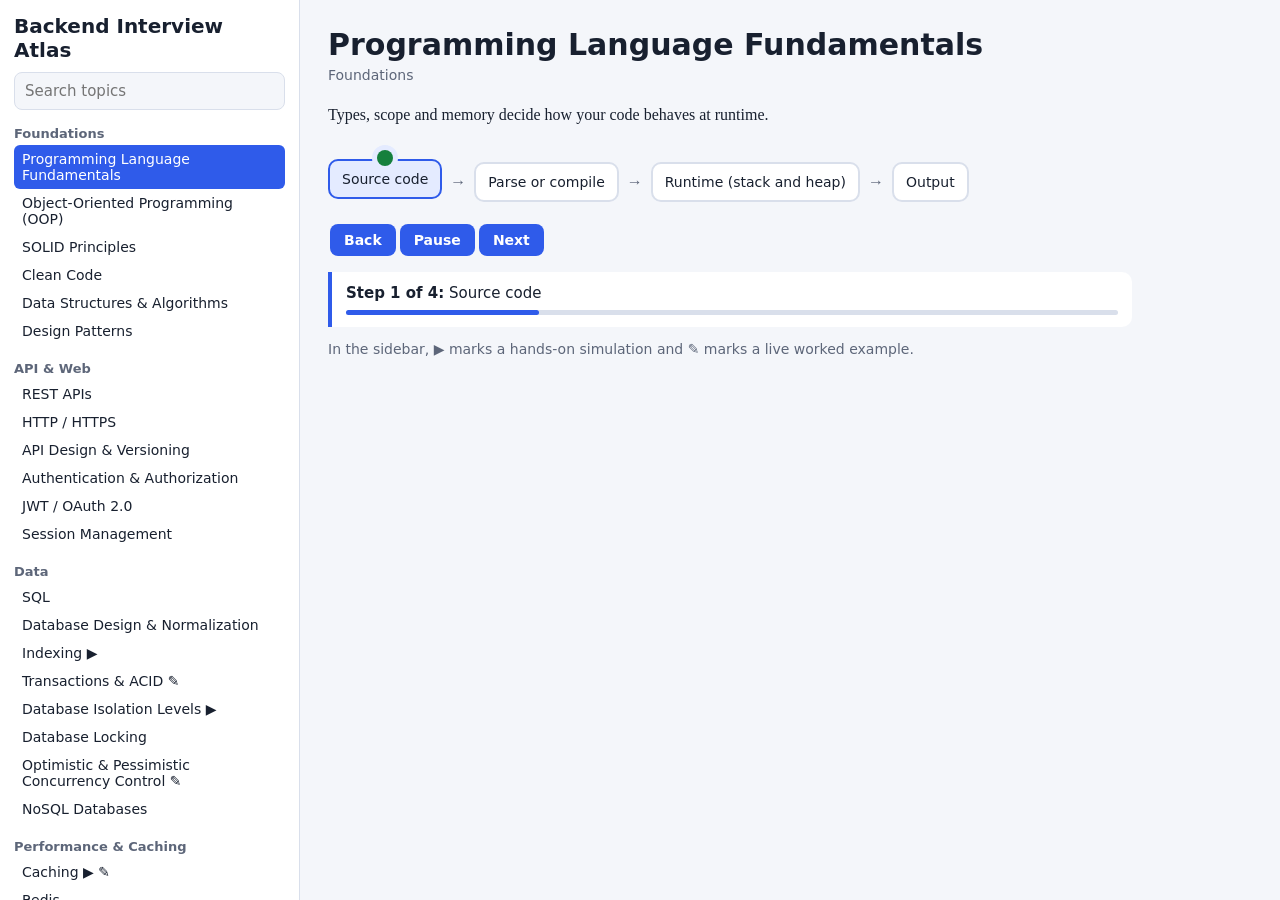
<file: reference/Backend_Interview_Atlas.html>
<!doctype html><html lang="en"><head><meta charset="utf-8"><meta name="viewport" content="width=device-width, initial-scale=1, viewport-fit=cover"><title>Backend Interview Atlas</title>
<style>
:root{--bg:#f4f6fa;--card:#fff;--tx:#18202f;--mu:#5d6679;--ac:#2f5bea;--ok:#15803d;--bad:#c62828;--wn:#b45309;--bd:#d9dfeb;--hl:#e4ebff;color-scheme:light;box-sizing:border-box;padding-top:env(safe-area-inset-top,0px);padding-bottom:env(safe-area-inset-bottom,0px)}
@media(prefers-color-scheme:dark){:root:not([data-theme=light]){--bg:#0e131f;--card:#172033;--tx:#e6eaf5;--mu:#98a3bb;--ac:#7c9bff;--ok:#4ade80;--bad:#f87171;--wn:#fbbf24;--bd:#2a3550;--hl:#1f2d57;color-scheme:dark}}
:root[data-theme=dark]{--bg:#0e131f;--card:#172033;--tx:#e6eaf5;--mu:#98a3bb;--ac:#7c9bff;--ok:#4ade80;--bad:#f87171;--wn:#fbbf24;--bd:#2a3550;--hl:#1f2d57;color-scheme:dark}
*{box-sizing:border-box}body{margin:0;background:var(--bg);color:var(--tx);font:16px/1.55 Georgia,'Times New Roman',serif}
.app{display:grid;grid-template-columns:300px 1fr;min-height:100vh}
aside{border-right:1px solid var(--bd);background:var(--card);padding:14px;max-height:100vh;overflow:auto;position:sticky;top:0}
aside h1{font:700 20px/1.2 system-ui,sans-serif;margin:0 0 10px}
input[type=search]{width:100%;padding:9px 10px;border:1px solid var(--bd);border-radius:8px;background:var(--bg);color:var(--tx);font:15px system-ui}
.cat{font:700 13px system-ui;color:var(--mu);margin:16px 0 4px}
.it{display:block;width:100%;text-align:left;background:none;border:0;color:var(--tx);padding:6px 8px;border-radius:6px;cursor:pointer;font:14px system-ui}
.it:hover{background:var(--hl)}.it.on{background:var(--ac);color:#fff}
main{padding:28px;max-width:860px;width:100%}
h2{font:700 30px/1.15 system-ui,sans-serif;margin:0}small{color:var(--mu);font:14px system-ui}
.flow{display:flex;flex-wrap:wrap;align-items:center;gap:8px;margin:18px 0}
.st{padding:10px 12px;border:2px solid var(--bd);border-radius:10px;background:var(--card);font:14px system-ui;transition:.3s}
.st.on{border-color:var(--ac);background:var(--hl);transform:translateY(-3px)}
.ar{color:var(--mu)}
button.b,.sim button{background:var(--ac);color:#fff;border:0;border-radius:8px;padding:8px 14px;font:600 14px system-ui;cursor:pointer;margin:4px 2px}
.sim{border:1px solid var(--bd);background:var(--card);border-radius:12px;padding:16px;margin-top:20px;font:15px system-ui}
.sim select,.sim input{font:14px system-ui}
.badge{display:inline-block;color:#fff;padding:4px 12px;border-radius:99px;margin:8px 0;font:700 14px system-ui}
.log{max-height:160px;overflow:auto;font-size:14px}.log div{padding:2px 0;border-bottom:1px dashed var(--bd)}
.tok{display:flex;gap:8px;margin:10px 0;min-height:28px;align-items:center}
.tok i,.tok u{width:24px;height:24px;border-radius:50%;display:inline-block}.tok i{background:var(--ac)}.tok u{border:2px dashed var(--mu)}
.chip{padding:6px 14px;border:2px solid var(--ac);border-radius:8px;background:var(--hl)}
.bar{display:inline-block;height:12px;background:var(--ac);border-radius:6px;vertical-align:middle;transition:.3s}
.note{color:var(--mu);font:14px system-ui;margin-top:14px}.flow{position:relative;padding-top:16px}.pk{position:absolute;width:16px;height:16px;border-radius:50%;background:var(--ok);box-shadow:0 0 0 5px var(--hl);transition:left .6s,top .6s;z-index:2;pointer-events:none}.cap{margin:12px 0;padding:12px 14px;border-left:4px solid var(--ac);background:var(--card);border-radius:0 10px 10px 0;font:15px system-ui}.pg{height:5px;background:var(--bd);border-radius:3px;margin-top:8px}.pg i{display:block;height:100%;background:var(--ac);border-radius:3px;transition:.5s}.grid{display:grid;grid-template-columns:repeat(8,1fr);gap:4px;margin:12px 0}.grid span{padding:4px;text-align:center;border:1px solid var(--bd);border-radius:6px;font-size:13px}.grid .v{background:var(--hl);border-color:var(--ac)}.grid .f{background:var(--ok);color:#fff}.term{background:#0b1020;color:#d7e0ff;font:13px/1.7 ui-monospace,Menlo,monospace;border-radius:10px;padding:12px;margin:10px 0;min-height:64px}.term div{animation:fi .4s}.term .bad{color:#ff8a8a}.term .ok{color:#7ee0a0}.term .dim{color:#8e9ac2}@keyframes fi{from{opacity:0;transform:translateX(-6px)}}@media(prefers-reduced-motion:reduce){.term div{animation:none}}
@media(max-width:760px){.app{display:block}aside{position:static;max-height:260px;border-right:0;border-bottom:1px solid var(--bd)}main{padding:18px}}
</style></head><body><div class="app"><aside><h1>Backend Interview Atlas</h1><input type="search" id="q" placeholder="Search topics"><div id="nav"></div></aside><main id="m"></main></div>
<script>
const D=`Foundations
Programming Language Fundamentals|Types, scope and memory decide how your code behaves at runtime.|Source code>Parse or compile>Runtime (stack and heap)>Output
Object-Oriented Programming (OOP)|Model software as objects that bundle state and behaviour.|Class>Object>Encapsulation>Inheritance and polymorphism
SOLID Principles|Five rules that keep classes easy to change.|Single responsibility>Open/closed>Liskov substitution>Interface segregation>Dependency inversion
Clean Code|Readable code is cheaper to maintain than clever code.|Name things well>Keep functions small>Remove duplication>Refactor under tests
Data Structures & Algorithms|Pick the structure that makes your key operation cheap.|Define the problem>Choose a structure>Write the algorithm>Check Big-O
Design Patterns|Named, reusable answers to recurring design problems.|Spot the problem>Pick a pattern (Factory, Observer)>Apply>Review trade-offs
API & Web
REST APIs|Resources live at URLs and are changed with HTTP verbs.|Client>GET/POST/PUT/DELETE /users/1>Server>JSON and status code
HTTP / HTTPS|A request/response protocol; HTTPS wraps it in TLS.|TCP connect>TLS handshake>Request>Response
API Design & Versioning|Stable contracts let clients upgrade on their own schedule.|Design the contract>Publish /v1>Ship breaking changes as /v2>Deprecate v1
Authentication & Authorization|AuthN proves who you are; AuthZ decides what you may do.|Login>Verify identity>Check permissions>Allow or deny
JWT / OAuth 2.0|Signed tokens and delegated access without sharing passwords.|User approves app>Auth server issues token>App calls API>API verifies signature
Session Management|The server remembers a logged-in user between requests.|Login>Create session ID>Store in cookie>Look up on each request
Data
SQL|Declarative queries: you say what you want, the engine picks how.|Parse>Plan>Execute>Return rows
Database Design & Normalization|Store each fact once to avoid update anomalies.|Find entities>Make tables>Normalize (1NF to 3NF)>Add foreign keys
Indexing|A B-tree finds rows without scanning the whole table.|Query WHERE id=42>Walk B-tree (3-4 hops)>Get row pointer>Fetch row
Transactions & ACID|All-or-nothing changes that keep data valid.|BEGIN>Make changes>COMMIT or ROLLBACK>Flushed to disk (durable)
Database Isolation Levels|How much concurrent transactions may see of each other.|Read uncommitted>Read committed>Repeatable read>Serializable
Database Locking|Locks stop two writers from corrupting one row.|Tx A locks row>Tx B waits>A commits>B proceeds
Optimistic & Pessimistic Concurrency Control|Lock up front, or detect conflicts at write time.|Read row and version>Edit>UPDATE WHERE version unchanged>Retry if 0 rows updated
NoSQL Databases|Trade rigid schema for flexible models and horizontal scale.|Pick model (document, key-value, column, graph)>Partition by key>Write>Replicate
Performance & Caching
Caching|Keep hot data close so you skip the slow source.|Request>Check cache>Miss: read DB and store>Hit: return fast
Redis|An in-memory store with rich data types and TTLs.|App>GET key>Found in RAM>Return in under 1 ms
Connection Pooling|Reuse open connections instead of reconnecting each time.|Borrow connection>Run query>Return to pool>Next request reuses it
Database Query Optimization|Read the plan, then fix scans, joins and missing indexes.|Run EXPLAIN>Spot full scan>Add index or rewrite>Re-measure
Performance Optimization|Measure first, then fix the biggest bottleneck.|Profile>Find hotspot>Fix one thing>Measure again
Concurrency & Messaging
Multithreading & Concurrency|Many tasks in progress at once; shared state needs care.|Spawn threads>Share memory>Lock critical section>Join
Asynchronous Programming|One thread switches tasks while others wait on I/O.|Start I/O>Yield to event loop>Run other tasks>Resume on completion
Message Queues|Producers and consumers are decoupled by a buffer.|Producer>Queue>Consumer pulls>Ack and delete
Kafka / RabbitMQ|Kafka keeps a replayable log; RabbitMQ routes messages to queues.|Producer>Topic partition or exchange>Consumer group or queue>Offset or ack
Event-Driven Architecture|Services react to facts that happened instead of being called.|Order placed event>Broker>Billing and stock react>Emit new events
Architecture
Microservices|Small services, each owning its data and deploy cycle.|Split by domain>Own database each>Talk over APIs or events>Deploy independently
Monolith vs Microservices|One deployable is simple; many scale teams but add network cost.|Start monolith>Find hot or team-boundary modules>Extract>Pay for ops complexity
Service-to-Service Communication|Sync calls are simple; async events are loosely coupled.|Service A>REST or gRPC (sync) or broker (async)>Service B>Reply or event
API Gateway|A single front door for routing, auth and limits.|Client>Gateway (auth, limit)>Route to service>Aggregate response
Reverse Proxy|Sits in front of servers to terminate TLS, cache and route.|Client>Proxy (Nginx)>Pick backend>Return response
Load Balancing|Spread traffic so no server is overloaded.|Request>Balancer picks server>Server handles>Unhealthy servers skipped
Rate Limiting|Cap requests per client to protect the service.|Request>Check bucket>Allowed: spend token>Empty: 429
Idempotency|Repeating a request gives the same result as doing it once.|Client sends Idempotency-Key>Server stores result>Retry arrives>Return stored result
Pagination|Return big result sets in pages.|Request page 1>Server returns items and cursor>Client sends cursor>Next page
Resilience
Retry Strategies & Exponential Backoff|Wait longer after each failure, with jitter, to avoid retry storms.|Call fails>Wait 1s>Wait 2s>Wait 4s then give up
Circuit Breaker Pattern|Stop calling a failing dependency so it can recover.|Closed>Failures pile up>Open (fail fast)>Half-open probe
Error Handling|Fail clearly, log context and never swallow errors.|Catch>Classify (retryable or not)>Log with context>Return clear error
Fault Tolerance|The system keeps working when parts break.|Redundant parts>Detect failure>Fail over>Continue serving
Health Checks|Probes tell the platform which instances to trust.|Probe /health>Healthy: keep traffic>Unhealthy: remove>Restart
Scalability|Handle more load by adding capacity.|Load grows>Scale up or out>Balance traffic>Find the next bottleneck
High Availability|Remove single points of failure to stay up.|Run 2+ nodes>Spread across zones>Detect failure>Auto failover
Distributed Systems
Distributed Transactions|One business action spanning several services or databases.|Start action>Update service A>Update service B>All succeed or undo
Saga Pattern|A chain of local transactions with compensating undo steps.|Reserve stock>Charge card>Fails: refund>Release stock
Two-Phase Commit (2PC)|A coordinator gets every node to agree before commit.|Prepare: ask all>All vote yes>Commit: tell all>Any no: abort
CAP Theorem|During a network partition, pick consistency or availability.|Partition happens>Choose C: refuse requests>Or choose A: serve stale data>Heal
Consistency Models|Rules for what readers see after a write.|Write>Replicate>Strong: read sees it now>Eventual: read sees it later
Database Replication|Copy data to other nodes for reads and failover.|Write to primary>Ship log>Replicas apply>Reads served by replicas
Database Sharding & Partitioning|Split data across nodes by a shard key.|Pick shard key>Hash key>Route to shard>Query only that shard
Distributed Systems Fundamentals|Networks fail, clocks drift, nodes crash.|Nodes talk over network>Messages delay or drop>Detect failures>Agree on state
Infrastructure
Docker|Package an app with its dependencies into a container.|Dockerfile>Build image>Run container>Isolated process
Kubernetes Basics|Schedules containers across machines and keeps them healthy.|Declare desired state>Scheduler places pods>Controller heals>Service routes traffic
CI/CD|Automate build, test and deploy on every change.|Push code>Build and test>Package>Deploy
Git|Distributed history built from commits and branches.|Edit>git add>git commit>git push and merge
Linux Fundamentals|Processes, files, permissions and the shell.|Shell command>Process starts>Reads files (permissions)>Output to terminal
Cloud Fundamentals|Rent compute, storage and managed services on demand.|Pick region>Provision compute>Attach storage and network>Pay per use
Networking
Networking Fundamentals|Layers move data from app to wire and back.|App data>Transport segments>IP packets>Link frames
DNS|Turns names into IP addresses.|Browser asks resolver>Root>TLD>Authoritative returns IP
TCP/IP|Reliable ordered delivery over unreliable packets.|SYN>SYN-ACK>ACK>Data with acknowledgements
WebSockets|One persistent two-way connection for live updates.|HTTP upgrade request>101 Switching Protocols>Open socket>Both sides push messages
Observability
Logging|Timestamped records of what happened.|Event occurs>Write structured log>Ship to store>Search
Monitoring|Watch health and alert when something looks wrong.|Collect signals>Compare to thresholds>Alert>Respond
Metrics|Numeric time series such as latency and error rate.|Instrument code>Scrape or push>Store series>Dashboard
Distributed Tracing|Follow one request across many services.|Create trace ID>Pass in headers>Each service adds a span>View waterfall
Observability|Ask new questions about the system from its outputs.|Logs>Metrics>Traces>Find the root cause
Security
Security Best Practices|Least privilege, validated input, layered defences.|Validate input>Authenticate>Authorize least privilege>Log and patch
OWASP Top 10|The most common web risks: injection, broken access control and more.|Review list>Map to your app>Test (injection, access)>Fix and retest
Secrets Management|Keep keys out of code and rotate them.|Store in vault>App fetches at runtime>Short-lived access>Rotate
Testing
Testing|Automated checks give confidence to change code.|Write tests>Run in CI>Fail fast>Fix
Unit Testing|Test one function in isolation.|Arrange>Act>Assert>Mock dependencies
Integration Testing|Test components working together.|Start real DB or service>Call through the layers>Assert results>Tear down
API Testing|Verify endpoints, status codes and payloads.|Send request>Check status>Check JSON schema>Check auth rules
Load & Performance Testing|See how the system behaves under heavy traffic.|Define traffic>Ramp users>Watch latency and errors>Find the breaking point`;
const T=[];let c='';D.split('\n').forEach(l=>{if(l.includes('|')){const[n,d,s]=l.split('|');T.push({c,n,d,s:s.split('>')})}else c=l});
const S={};const $=(e,s)=>e.querySelector(s);
S['Circuit Breaker Pattern']=el=>{let st='CLOSED',f=0,tm;el.innerHTML=`<div class=sim><b>Try it.</b> Downstream failure rate <input type=range id=r min=0 max=100 value=100> <span id=rv>100</span>%<br><button id=b>Send request</button><br><span id=bs class=badge></span><div id=lg class=log></div></div>`;
const add=m=>$(el,'#lg').insertAdjacentHTML('afterbegin','<div>'+m+'</div>');
const dr=()=>{const b=$(el,'#bs');b.textContent=st+' (failures: '+f+')';b.style.background=st=='CLOSED'?'var(--ok)':st=='OPEN'?'var(--bad)':'var(--wn)'};
$(el,'#r').oninput=e=>$(el,'#rv').textContent=e.target.value;
$(el,'#b').onclick=()=>{let m;if(st=='OPEN')m='⛔ Rejected instantly: circuit is open';else if(Math.random()*100<$(el,'#r').value){f++;m='❌ Downstream failed';if(st=='HALF-OPEN'||f>=3){st='OPEN';m+=', circuit opens for 5s';clearTimeout(tm);tm=setTimeout(()=>{st='HALF-OPEN';dr();add('⏳ Half-open: next request is a probe')},5000)}}else{m='✅ Success';f=0;if(st=='HALF-OPEN'){st='CLOSED';m+=', circuit closes'}}add(m);dr()};dr()};
S['Rate Limiting']=el=>{let t=5;el.innerHTML=`<div class=sim><b>Token bucket.</b> Capacity 5, refills 1 token per second.<div id=tk class=tok></div><button id=b>Send request</button> <span id=m></span></div>`;
const dr=()=>$(el,'#tk').innerHTML='<i></i>'.repeat(t)+'<u></u>'.repeat(5-t);dr();clearInterval(window.rl);
window.rl=setInterval(()=>{if(!el.isConnected)return clearInterval(window.rl);if(t<5){t++;dr()}},1000);
$(el,'#b').onclick=()=>{$(el,'#m').textContent=t>0?'✅ 200 OK':'🚫 429 Too Many Requests';if(t>0)t--;dr()}};
S['Caching']=el=>{let c=[],h=0,m=0;el.innerHTML=`<div class=sim><b>LRU cache, size 3.</b> Request a key:<br>${[...'ABCDE'].map(k=>`<button data-k=${k}>${k}</button>`).join('')}<div id=cc class=tok></div><div id=ms></div></div>`;
const dr=x=>{$(el,'#cc').innerHTML=c.map(k=>`<b class=chip>${k}</b>`).join('')||'empty';$(el,'#ms').textContent=x+' | hits '+h+', misses '+m};dr('Cache is empty');
el.querySelectorAll('[data-k]').forEach(b=>b.onclick=()=>{const k=b.dataset.k;let x;if(c.includes(k)){h++;c=c.filter(z=>z!=k);x='HIT: '+k+' served from cache'}else{m++;x='MISS: read '+k+' from the database';if(c.length==3)x+=', evicted '+c.pop()}c.unshift(k);dr(x)})};
S['Load Balancing']=el=>{let n=[0,0,0],rr=0;el.innerHTML=`<div class=sim><b>Algorithm</b> <select id=a><option>Round robin</option><option>Least connections</option></select> <button id=b>Send request (held 4s)</button><div id=sv></div></div>`;
const dr=()=>$(el,'#sv').innerHTML=n.map((v,i)=>`<div>Server ${i+1} <span class=bar style="width:${v*36}px"></span> ${v}</div>`).join('');dr();
$(el,'#b').onclick=()=>{const i=$(el,'#a').value=='Round robin'?rr++%3:n.indexOf(Math.min(...n));n[i]++;dr();setTimeout(()=>{n[i]--;dr()},4000)}};
S['Retry Strategies & Exponential Backoff']=el=>{el.innerHTML=`<div class=sim><b>Failure rate</b> <input type=range id=r value=70> <button id=b>Call API</button><div id=o></div></div>`;
$(el,'#b').onclick=()=>{let o='',d=1;for(let a=1;a<=5;a++){const f=Math.random()*100<$(el,'#r').value;o+=`<div>Attempt ${a}: ${f?'❌ failed':'✅ success'}</div>`;if(!f)break;if(a<5){o+=`<div style="color:var(--mu)">wait ${d}s plus ${(Math.random()*d).toFixed(1)}s jitter</div>`;d*=2}else o+='<div>Gave up after 5 attempts</div>'}$(el,'#o').innerHTML=o}};
S['Database Isolation Levels']=el=>{el.innerHTML=`<div class=sim><b>Isolation level</b> <select id=a><option>READ UNCOMMITTED</option><option selected>READ COMMITTED</option><option>REPEATABLE READ</option><option>SERIALIZABLE</option></select> <button id=b>Next step</button><button id=z>Reset</button><div id=lg class=log></div></div>`;let k=0;const L=()=>$(el,'#a').selectedIndex;
const st=[()=>'Tx A and Tx B both BEGIN. balance = 100',()=>'Tx A: SELECT balance → 100',()=>'Tx B: UPDATE balance = 200 (not committed yet)',()=>'Tx A: SELECT balance → '+(L()==0?'200 ⚠ dirty read: B has not committed':'100 ✅'),()=>'Tx B: COMMIT',()=>'Tx A: SELECT balance again → '+(L()<2?'200 ⚠ non-repeatable read: value changed inside one transaction':'100 ✅ same snapshot as before')];
$(el,'#b').onclick=()=>{$(el,'#lg').insertAdjacentHTML('beforeend','<div>'+(k<st.length?st[k++]():'Done. Change the level and press Reset to compare.')+'</div>')};$(el,'#z').onclick=()=>{k=0;$(el,'#lg').innerHTML=''}};
S['Indexing']=el=>{const V=Array.from({length:32},(_,i)=>(i+1)*5);el.innerHTML=`<div class=sim><b>Find id</b> <select id=t>${[15,80,155].map(v=>`<option>${v}</option>`).join('')}</select> <button id=s>Full table scan</button><button id=x>Use index (binary search, like a B-tree)</button><div class=grid>${V.map(v=>`<span>${v}</span>`).join('')}</div><div id=o></div></div>`;const cs=[...el.querySelectorAll('.grid span')];let iv;
const run=(q,ms)=>{clearInterval(iv);cs.forEach(c=>c.className='');const T=+$(el,'#t').value;let n=0;iv=setInterval(()=>{if(n>=q.length)return clearInterval(iv);const j=q[n++];cs[j].className=V[j]==T?'f':'v';$(el,'#o').textContent='Rows examined: '+n},ms)};
$(el,'#s').onclick=()=>{const T=+$(el,'#t').value;run(V.slice(0,V.indexOf(T)+1).map((_,i)=>i),110)};
$(el,'#x').onclick=()=>{const T=+$(el,'#t').value;let lo=0,hi=31,q=[];while(lo<=hi){const d=(lo+hi)>>1;q.push(d);if(V[d]==T)break;if(V[d]<T)lo=d+1;else hi=d-1}run(q,500)}};
S['Saga Pattern']=el=>{el.innerHTML=`<div class=sim><b>Order saga</b> <label><input type=checkbox id=f> make payment fail</label> <button id=b>Run saga</button><div id=lg class=log></div></div>`;
$(el,'#b').onclick=()=>{const fail=$(el,'#f').checked,lg=$(el,'#lg');lg.innerHTML='';const s=['📦 Reserve stock ✅',fail?'💳 Charge card ❌ payment failed':'💳 Charge card ✅',...(fail?['↩ Compensate: release reserved stock ✅','🛑 Order cancelled, data consistent again']:['🚚 Create shipment ✅','🎉 Order complete'])];s.forEach((x,i)=>setTimeout(()=>lg.insertAdjacentHTML('beforeend','<div>'+x+'</div>'),i*700))}};
S['CAP Theorem']=el=>{let v=[1,1,1],n=1;el.innerHTML=`<div class=sim><b>Mode</b> <select id=a><option>CP (consistent)</option><option>AP (available)</option></select> <label><input type=checkbox id=p> network partition (Node 3 cut off)</label><br><button id=w>Write new value on Node 1</button><button id=r>Read from Node 3</button><div id=nd class=tok></div><div id=o></div></div>`;
const P=()=>$(el,'#p').checked,cp=()=>$(el,'#a').selectedIndex==0,o=x=>$(el,'#o').textContent=x;
const dr=()=>$(el,'#nd').innerHTML=v.map((x,i)=>`<b class=chip style="${i==2&&P()?'opacity:.5;border-style:dashed':''}">Node ${i+1}: v${x}</b>`).join('');dr();
$(el,'#p').onchange=()=>{if(!P())v[2]=v[0];dr()};
$(el,'#w').onclick=()=>{if(P()&&cp())return o('❌ Write rejected: cannot reach all replicas (consistency kept, availability lost)');n++;v[0]=v[1]=n;if(!P())v[2]=n;dr();o(P()?'✅ Written to Nodes 1 and 2; Node 3 stays stale until the partition heals':'✅ Replicated to all nodes')};
$(el,'#r').onclick=()=>o(P()&&cp()?'❌ Node 3 refuses to answer: it might be stale':'✅ Node 3 returns v'+v[2]+(v[2]<n?' ⚠ stale':' (up to date)'))};
S['Kafka / RabbitMQ']=el=>{el.innerHTML=`<div class=sim><b>Consumers in group</b> <input type=range id=c min=1 max=4 value=1> <span id=cv>1</span><div id=o></div><button id=b>Produce 6 messages</button><div id=lg class=log></div></div>`;
const dr=()=>{const c=+$(el,'#c').value;$(el,'#cv').textContent=c;let h='';for(let p=0;p<3;p++)h+=`<div>Partition ${p} → <b class=chip>Consumer ${p%c+1}</b></div>`;if(c>3)h+='<div style="color:var(--mu)">Consumer 4 sits idle: each partition has at most one consumer per group</div>';$(el,'#o').innerHTML=h};
$(el,'#c').oninput=dr;dr();$(el,'#b').onclick=()=>{const c=+$(el,'#c').value;for(let i=0;i<6;i++){const p=i%3;$(el,'#lg').insertAdjacentHTML('afterbegin',`<div>msg ${i} → partition ${p} → Consumer ${p%c+1}</div>`)}}};
const W={
'Transactions & ACID':{p:`Transfer ₹500 from Asha to Ravi. The server crashes right after the debit.`,b:[`#Start: Asha 1000, Ravi 200`,`UPDATE accounts SET bal = bal - 500 WHERE name='Asha'  → Asha 500`,`!💥 Server crashes before the credit runs`,`!Now: Asha 500, Ravi 200 → ₹500 has vanished`],g:[`BEGIN`,`UPDATE accounts ... Asha → 500 (not committed)`,`!💥 Server crashes before COMMIT`,`+Database rolls the transaction back on restart`,`+Asha 1000, Ravi 200 → nothing lost`],k:`Atomicity: both updates happen, or neither does.`},
'Optimistic & Pessimistic Concurrency Control':{p:`Two admins edit the same product price at the same moment.`,b:[`#Both read price = 100`,`Admin A saves price = 120`,`Admin B saves price = 90`,`!A's change is silently overwritten (lost update)`],g:[`Both read price = 100, version = 1`,`A: UPDATE ... SET price=120, version=2 WHERE version=1 → 1 row changed`,`B: UPDATE ... SET price=90, version=2 WHERE version=1 → 0 rows changed`,`+B is told someone else edited this, reloads price = 120 and retries`,`+No update lost`],k:`Optimistic locking turns silent overwrites into detected conflicts.`},
'Idempotency':{p:`A user taps Pay, the network times out, and the app retries.`,b:[`POST /pay amount=500 → charged (response lost)`,`Client retries: POST /pay amount=500 → charged again`,`!Customer is charged ₹1000 for one order`],g:[`POST /pay  Idempotency-Key: k-81 → charged, result stored`,`#Response lost, client retries with the same key`,`POST /pay  Idempotency-Key: k-81 → key found`,`+Server replays the stored result, no second charge`,`+Customer charged ₹500 once`],k:`The key lets the server recognise a repeat and replay the first answer.`},
'Pagination':{p:`A feed shows newest posts first. A new post arrives while the user moves to page 2.`,b:[`Page 1 (OFFSET 0 LIMIT 3): posts 9, 8, 7`,`#Post 10 is added at the top`,`Page 2 (OFFSET 3 LIMIT 3): posts 7, 6, 5`,`!Post 7 shows twice because positions shifted`],g:[`Page 1: posts 9, 8, 7 → cursor = 7`,`#Post 10 is added at the top`,`Page 2: WHERE id < 7 LIMIT 3 → posts 6, 5, 4`,`+No duplicates, no skips, and the index keeps it fast`],k:`Cursor pagination anchors to a row, not to a position.`},
'Rate Limiting':{p:`A buggy client sends 100 requests per second to an API that can handle 10.`,b:[`t=0s: 100 requests/s arrive`,`!Queue grows, latency goes from 50 ms to 4 s`,`!t=5s: server runs out of memory, every user gets errors`],g:[`t=0s: 100 requests/s arrive, limit is 10/s`,`+10 served (200 OK)`,`+90 rejected instantly (429, Retry-After: 1)`,`+Other users still see normal latency`],k:`Limits protect shared capacity from one bad client.`},
'Retry Strategies & Exponential Backoff':{p:`A service recovers from a 5 second outage while 1,000 clients are retrying.`,b:[`#All 1,000 clients retry every 1s with no delay`,`t=5s: service restarts`,`!1,000 requests hit it at the same instant`,`!It falls over again (retry storm)`],g:[`#Clients wait 1s, 2s, 4s, 8s plus random jitter`,`t=5s: service restarts`,`+Retries are spread across several seconds`,`+Load ramps up gently and the service stays healthy`],k:`Backoff slows retries and jitter stops them arriving together.`},
'Circuit Breaker Pattern':{p:`The payment service hangs. Checkout waits 30s per call on 20 worker threads.`,b:[`t=0s: payment hangs`,`!All 20 checkout threads are stuck waiting`,`!Checkout stops responding, then the whole site slows (cascading failure)`],g:[`t=0s: payment hangs, 5 calls fail in a row`,`+Breaker opens: checkout fails in 1 ms and shows try again later`,`+Threads stay free, the rest of the site keeps working`,`#After 30s: half-open, one probe request`,`+Probe succeeds, breaker closes`],k:`Fail fast so one slow dependency cannot take everything down.`},
'Asynchronous Programming':{p:`Fetch 3 APIs that each take 1 second.`,b:[`await fetch(A) ... 1s`,`await fetch(B) ... 1s`,`await fetch(C) ... 1s`,`!Total: 3 seconds, idle while waiting each time`],g:[`start A, B and C together (asyncio.gather)`,`all three wait on the network at the same time`,`+Total: about 1 second`,`#One thread, no extra cores: it is waiting, not computing`],k:`Async overlaps waiting time, so it helps I/O-bound work.`},
'Multithreading & Concurrency':{p:`Two threads each add 1 to a shared counter 1,000 times.`,b:[`#counter = 0`,`Thread 1 reads 41, Thread 2 reads 41`,`Both write 42`,`!Two increments, but the counter moved by 1 (race condition)`,`!Final value is below 2,000, and different on every run`],g:[`#counter = 0`,`Thread 1 takes the lock, reads 41, writes 42, releases`,`Thread 2 takes the lock, reads 42, writes 43`,`+Final value is exactly 2,000`],k:`Read-modify-write on shared data needs a lock or an atomic operation.`},
'Database Query Optimization':{p:`Show 100 orders with the customer name for each.`,b:[`SELECT * FROM orders → 1 query`,`For each order: SELECT * FROM customers WHERE id=? → 100 queries`,`!101 queries, about 1 second at 10 ms each (the N+1 problem)`],g:[`SELECT o.*, c.name FROM orders o JOIN customers c ON c.id = o.customer_id`,`+1 query, about 10 ms`],k:`Replace per-row queries with one join or one batched IN query.`},
'Caching':{p:`A popular product page expires from the cache and 500 users load it in the same second.`,b:[`Cache entry expires`,`!500 requests all miss`,`!500 identical database queries run at once`,`!Database overloads`],g:[`Cache entry expires`,`First request misses and takes a short lock to rebuild`,`+The other 499 wait a moment or get the slightly stale value`,`+1 database query, then everything is served from cache`],k:`Prevent cache stampedes with locks, stale-while-revalidate or jittered TTLs.`},
'OWASP Top 10':{p:`A login query is built by gluing strings together. The attacker types x' OR '1'='1 as the password.`,b:[`SQL sent: SELECT * FROM users WHERE name='admin' AND pw='x' OR '1'='1'`,`!The OR '1'='1' part is always true`,`!Attacker is logged in as admin without a password`],g:[`SQL template: SELECT * FROM users WHERE name=? AND pw=?`,`Values travel separately: admin and x' OR '1'='1`,`+The input is treated as plain text, never as SQL`,`+No row matches, login fails`],k:`Use parameterised queries so data can never become code.`},
'Message Queues':{p:`Flash sale: a burst of 1,000 orders arrives in one second, but billing handles 100 per second.`,b:[`Orders call billing directly`,`!Billing is overwhelmed and requests time out`,`!Customers see errors and orders are lost`],g:[`Orders are written to a queue (fast)`,`+Customers instantly see: order received`,`Billing consumes 100 per second at its own pace`,`+1,000 orders drain in about 10 seconds, none lost`],k:`A queue absorbs bursts so the slower service works at its own speed.`},
'Distributed Tracing':{p:`A checkout takes 3 seconds. Which of 6 services is slow?`,b:[`Open logs of service 1... then 2... then 3...`,`!Timestamps differ and there is no shared ID`,`!Hours of guessing`],g:[`Gateway gives the request trace ID t-7f3`,`Every service times its own span with that ID`,`Waterfall: gateway 20 ms, orders 80 ms, inventory 2,700 ms, payment 200 ms`,`+Inventory is the culprit, found in seconds`],k:`One trace ID ties a request together across every service.`}};
function work(el,w){el.innerHTML=`<div class=sim><b>Live worked example</b><p>${w.p}</p><button id=wb style='background:var(--bad)'>Run without the fix</button><button id=wg style='background:var(--ok)'>Run with the fix</button><div id=wl class=term><span class=dim>Pick a run to watch it happen line by line.</span></div><div id=wt></div></div>`;
const go=L=>{(window.wq||[]).forEach(clearTimeout);window.wq=[];const t=$(el,'#wl');t.innerHTML='';$(el,'#wt').innerHTML='';L.forEach((x,i)=>window.wq.push(setTimeout(()=>{const c=x[0]=='!'?'bad':x[0]=='+'?'ok':x[0]=='#'?'dim':'';t.insertAdjacentHTML('beforeend',`<div class='${c}'>${(c?x.slice(1):x).replace(/</g,'&lt;')}</div>`);if(i==L.length-1)$(el,'#wt').innerHTML=`<div class=cap><b>Takeaway:</b> ${w.k}</div>`},i*800)))};
$(el,'#wb').onclick=()=>go(w.b);$(el,'#wg').onclick=()=>go(w.g)}
const nav=document.getElementById('nav'),m=document.getElementById('m');let tm;
function list(f=''){let h='',c='';T.forEach((t,i)=>{if(!t.n.toLowerCase().includes(f))return;if(t.c!=c){c=t.c;h+=`<div class=cat>${c}</div>`}h+=`<button class=it data-i=${i}>${t.n}${S[t.n]?' ▶':''}${W[t.n]?' ✎':''}</button>`});nav.innerHTML=h;
nav.querySelectorAll('.it').forEach(b=>b.onclick=()=>show(+b.dataset.i))}
function show(i){const t=T[i];clearInterval(tm);m.innerHTML=`<h2>${t.n}</h2><small>${t.c}${S[t.n]?' | interactive simulation below':''}</small><p>${t.d}</p><div class=flow><span class=pk></span>${t.s.map(x=>`<div class=st>${x}</div>`).join('<span class=ar>→</span>')}</div><button class=b id=pv>Back</button><button class=b id=pl>Pause</button><button class=b id=nx>Next</button><div id=cap class=cap></div><div id=wk></div><div id=sim></div><p class=note>In the sidebar, ▶ marks a hands-on simulation and ✎ marks a live worked example.</p>`;
const e=[...m.querySelectorAll('.st')],pk=$(m,'.pk'),cap=$(m,'#cap');let k=0,run=true;
const go=j=>{k=(j+e.length)%e.length;e.forEach((x,z)=>x.classList.toggle('on',z==k));const x=e[k];pk.style.left=x.offsetLeft+x.offsetWidth/2-8+'px';pk.style.top=x.offsetTop-12+'px';cap.innerHTML=`<b>Step ${k+1} of ${e.length}:</b> ${t.s[k]}<div class=pg><i style="width:${(k+1)/e.length*100}%"></i></div>`};
$(m,'#pl').onclick=ev=>{run=!run;ev.target.textContent=run?'Pause':'Play'};$(m,'#nx').onclick=()=>go(k+1);$(m,'#pv').onclick=()=>go(k-1);go(0);tm=setInterval(()=>{if(run)go(k+1)},1600);
if(W[t.n])work($(m,'#wk'),W[t.n]);if(S[t.n])S[t.n]($(m,'#sim'));nav.querySelectorAll('.it').forEach(b=>b.classList.toggle('on',+b.dataset.i==i))}
document.getElementById('q').oninput=e=>list(e.target.value.toLowerCase());list();show(0);
</script></body></html>
</file>
